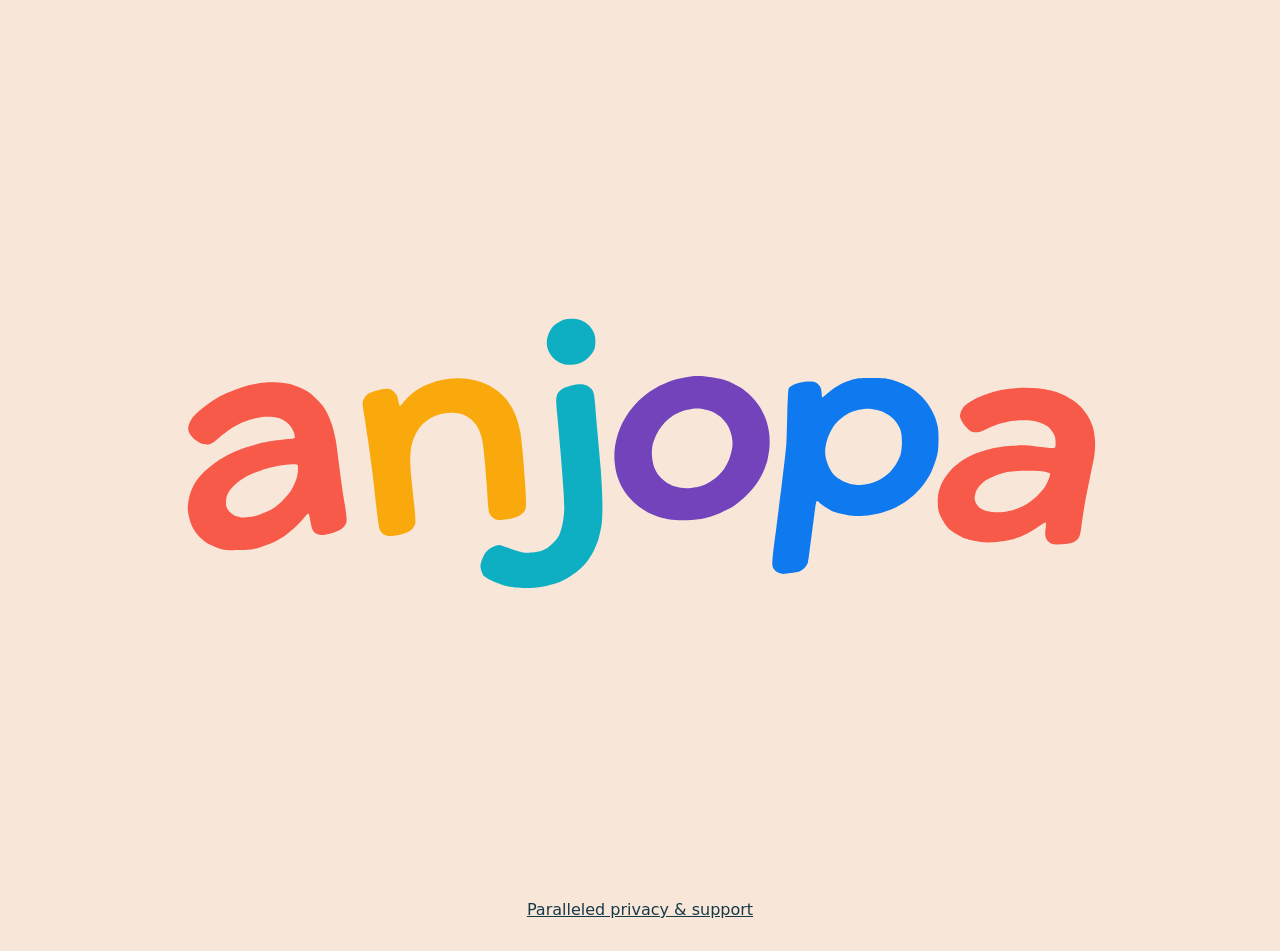
<file: index.html>
<!doctype html>
<html lang="en">
  <head>
    <meta charset="UTF-8" />
    <meta name="viewport" content="width=device-width, initial-scale=1.0" />
    <title>Anjopa</title>
    <meta name="description" content="Anjopa official website." />
    <link rel="preconnect" href="https://fonts.googleapis.com" />
    <link rel="preconnect" href="https://fonts.gstatic.com" crossorigin />
    <link
      href="https://fonts.googleapis.com/css2?family=DM+Serif+Display:ital@0;1&family=Space+Grotesk:wght@400;500;700&display=swap"
      rel="stylesheet"
    />
    <link rel="stylesheet" href="styles.css" />
    <link rel="icon" href="/img/ajp_die.png" type="image/png" />
    <link rel="apple-touch-icon" href="/img/ajp_die.png" />
</head>
  <body>
    <main class="site-shell">
      <img class="logo" src="img/anjopa.svg" alt="Anjopa logo" />
    </main>
    <footer style="text-align:center;padding:0 1rem 2rem;font:16px system-ui"><a href="/paralleled/privacy/" style="color:#173947">Paralleled privacy &amp; support</a></footer>
  </body>
</html>
</file>
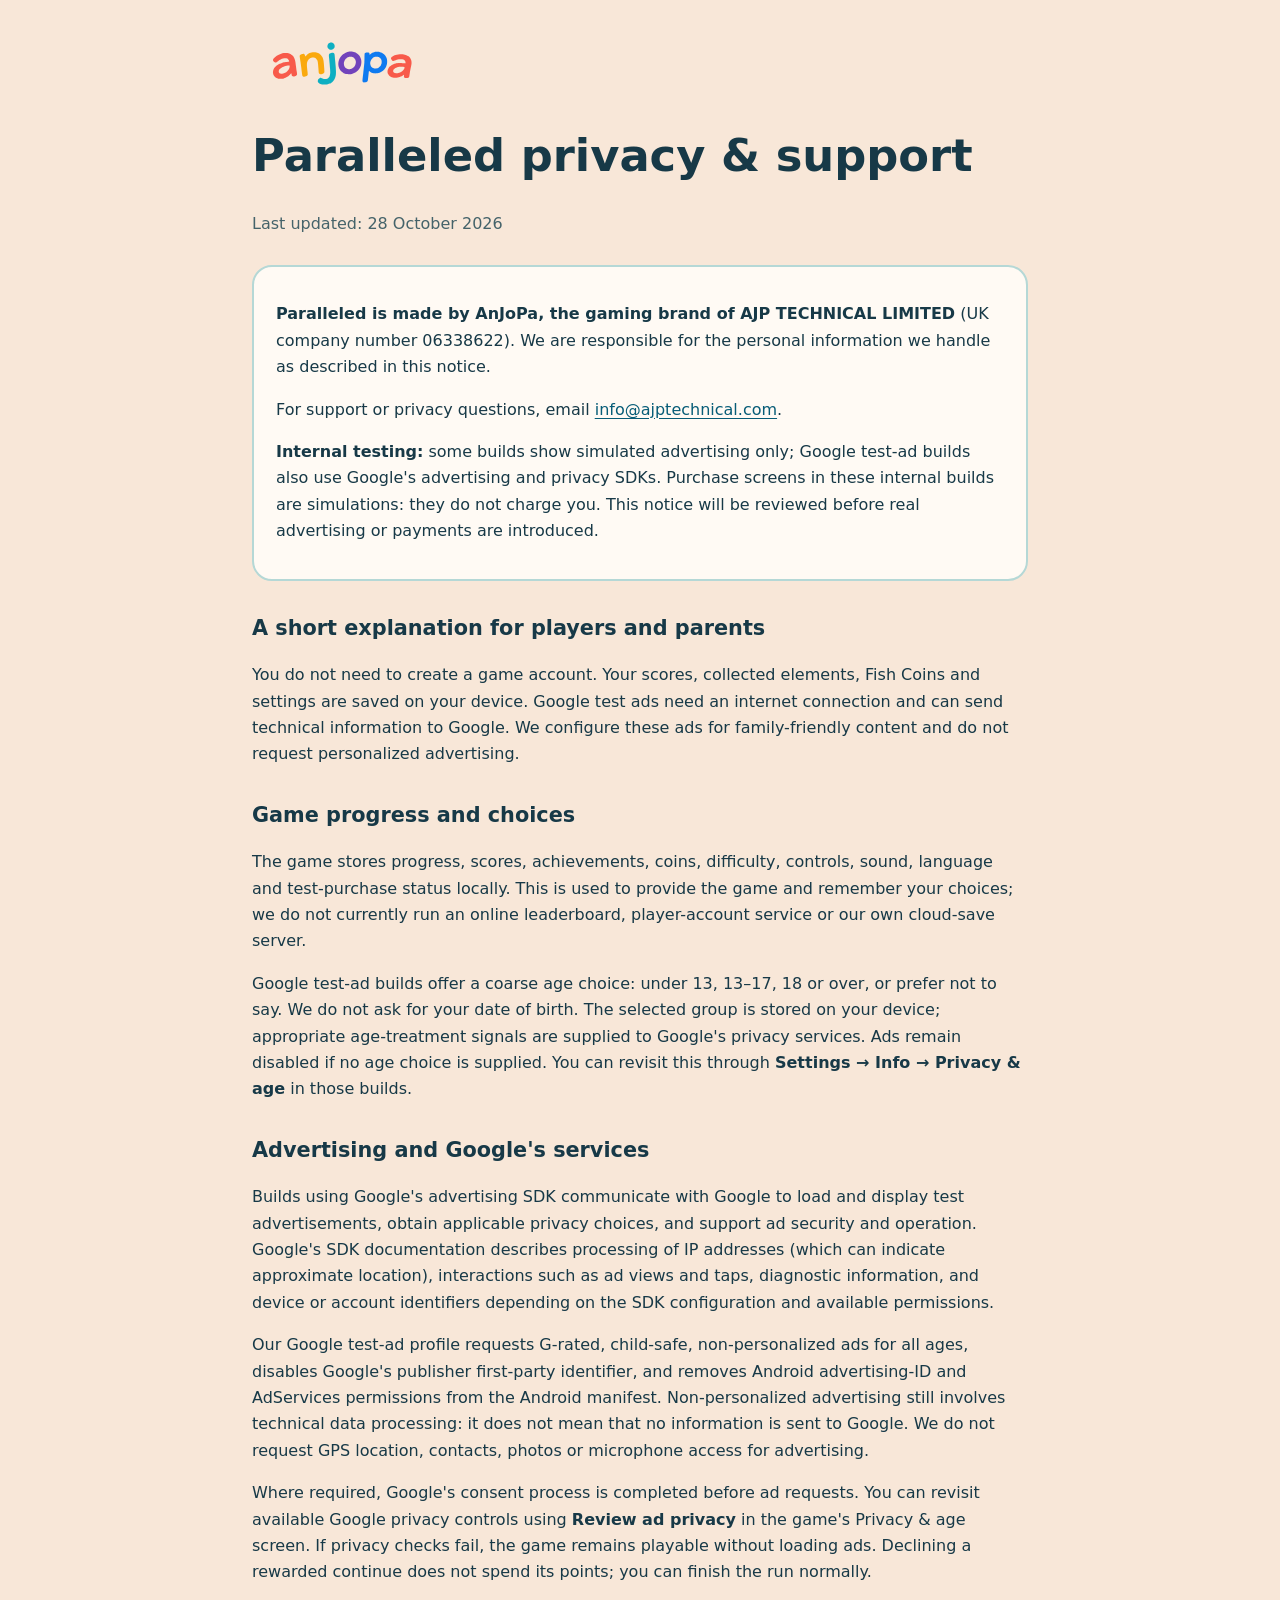
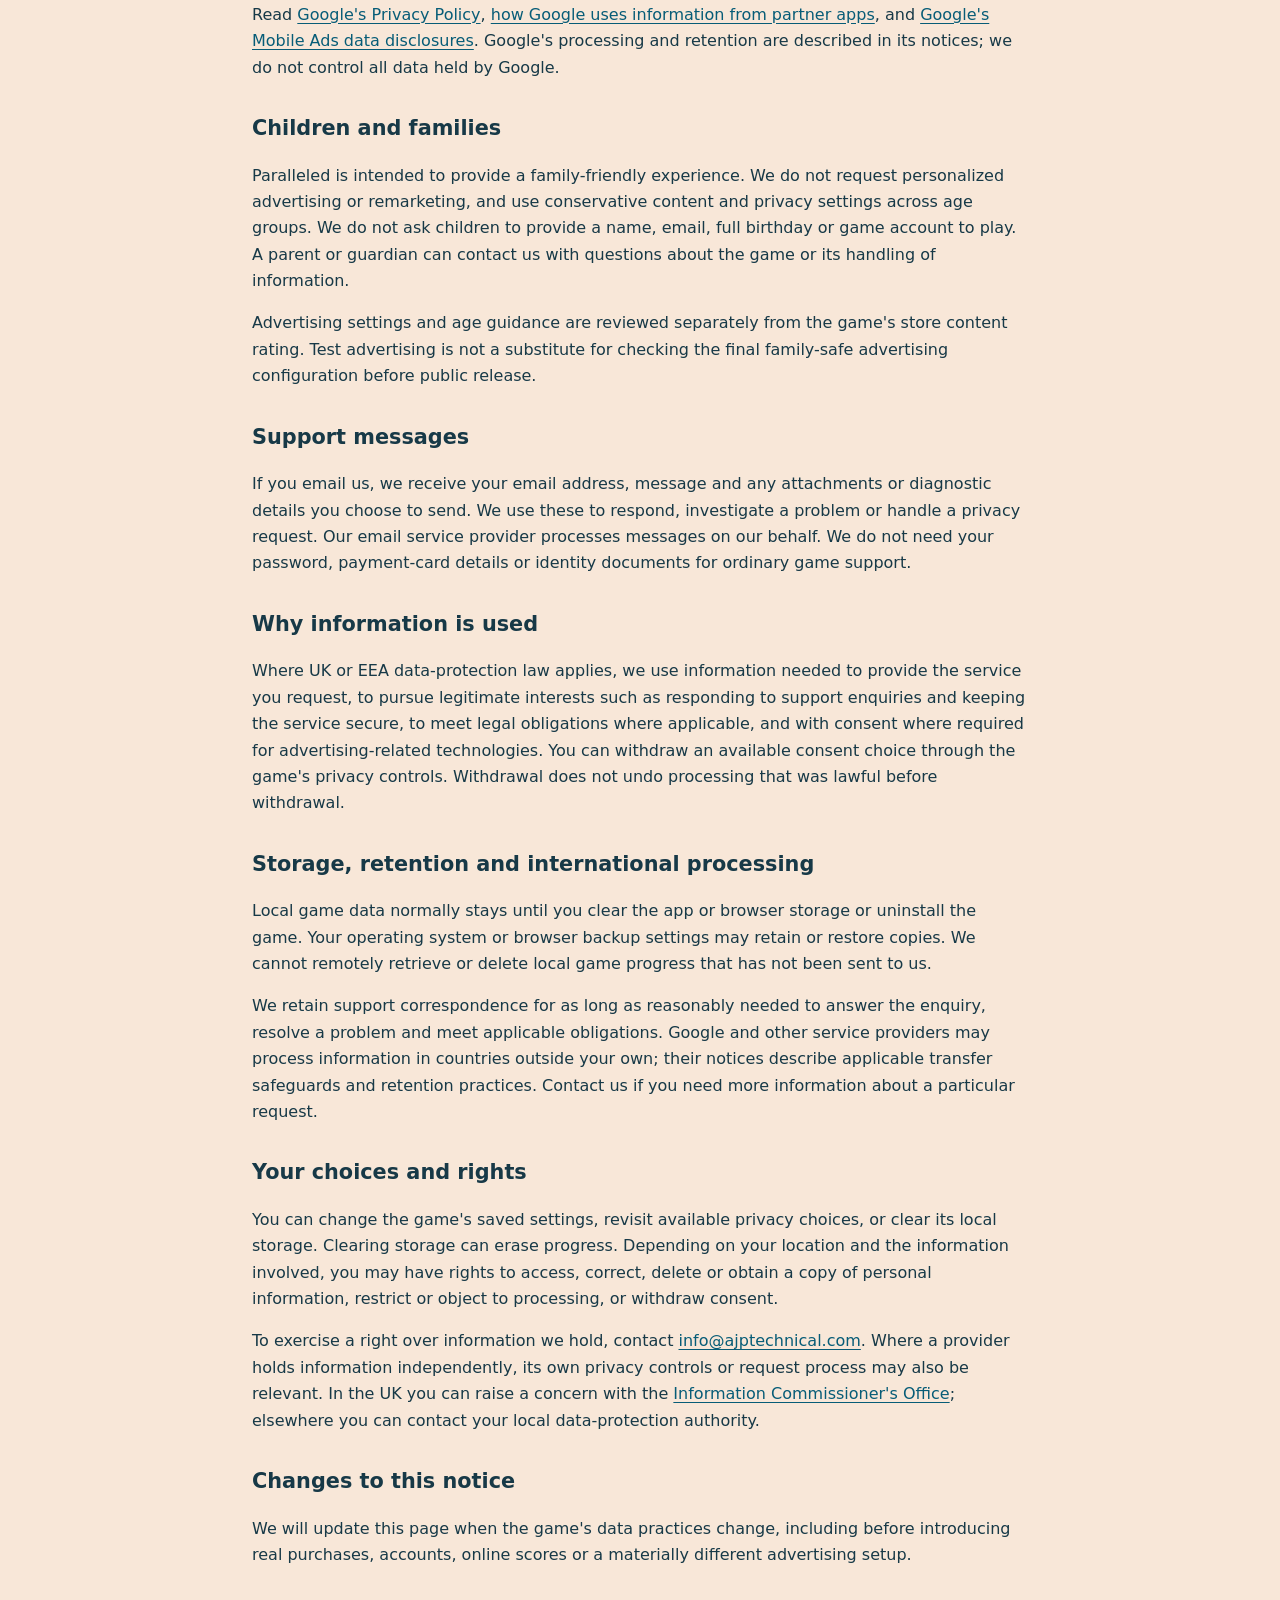
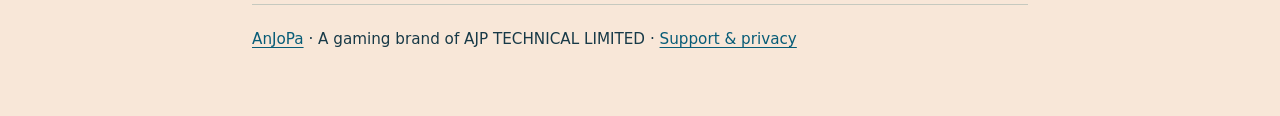
<file: paralleled/privacy/index.html>
<!doctype html>
<html lang="en">
<head>
<meta charset="utf-8"><meta name="viewport" content="width=device-width,initial-scale=1">
<title>Paralleled privacy &amp; support | AnJoPa</title>
<meta name="description" content="Privacy information and support for Paralleled by AnJoPa, a gaming brand of AJP Technical Limited.">
<style>
:root{color-scheme:light;font-family:system-ui,-apple-system,BlinkMacSystemFont,"Segoe UI",sans-serif;color:#173947;background:#f8e7d8;line-height:1.65}*{box-sizing:border-box}body{margin:0}main{max-width:820px;margin:auto;padding:36px 22px 64px}header{margin-bottom:28px}.logo{width:180px;max-width:65vw;height:auto}h1{font-size:clamp(1.9rem,6vw,2.8rem);line-height:1.15}h2{font-size:1.3rem;margin-top:30px}a{color:#075c77;text-underline-offset:3px}a:focus-visible{outline:3px solid #087c91;outline-offset:4px}.intro{padding:18px 22px;border:2px solid #b5d8d6;border-radius:20px;background:#fffaf4}.date{color:#45636a}ul{padding-left:24px}footer{margin-top:36px;border-top:1px solid #c6c9bf;padding-top:22px;font-size:.95rem}
</style>
<link rel="icon" href="/favicon.ico" sizes="any">
<link rel="icon" href="/favicon.svg" type="image/svg+xml">
<link rel="apple-touch-icon" href="/apple-touch-icon.png">
</head>
<body><main>
<header><a href="/"><img class="logo" src="/img/anjopa.svg" alt="AnJoPa home"></a><h1>Paralleled privacy &amp; support</h1><p class="date">Last updated: 28 October 2026</p></header>
<section class="intro"><p><strong>Paralleled is made by AnJoPa, the gaming brand of AJP TECHNICAL LIMITED</strong> (UK company number 06338622). We are responsible for the personal information we handle as described in this notice.</p><p>For support or privacy questions, email <a href="mailto:info@ajptechnical.com">info@ajptechnical.com</a>.</p><p><strong>Internal testing:</strong> some builds show simulated advertising only; Google test-ad builds also use Google's advertising and privacy SDKs. Purchase screens in these internal builds are simulations: they do not charge you. This notice will be reviewed before real advertising or payments are introduced.</p></section>
<h2>A short explanation for players and parents</h2>
<p>You do not need to create a game account. Your scores, collected elements, Fish Coins and settings are saved on your device. Google test ads need an internet connection and can send technical information to Google. We configure these ads for family-friendly content and do not request personalized advertising.</p>
<h2>Game progress and choices</h2>
<p>The game stores progress, scores, achievements, coins, difficulty, controls, sound, language and test-purchase status locally. This is used to provide the game and remember your choices; we do not currently run an online leaderboard, player-account service or our own cloud-save server.</p>
<p>Google test-ad builds offer a coarse age choice: under 13, 13–17, 18 or over, or prefer not to say. We do not ask for your date of birth. The selected group is stored on your device; appropriate age-treatment signals are supplied to Google's privacy services. Ads remain disabled if no age choice is supplied. You can revisit this through <strong>Settings → Info → Privacy &amp; age</strong> in those builds.</p>
<h2>Advertising and Google's services</h2>
<p>Builds using Google's advertising SDK communicate with Google to load and display test advertisements, obtain applicable privacy choices, and support ad security and operation. Google's SDK documentation describes processing of IP addresses (which can indicate approximate location), interactions such as ad views and taps, diagnostic information, and device or account identifiers depending on the SDK configuration and available permissions.</p>
<p>Our Google test-ad profile requests G-rated, child-safe, non-personalized ads for all ages, disables Google's publisher first-party identifier, and removes Android advertising-ID and AdServices permissions from the Android manifest. Non-personalized advertising still involves technical data processing: it does not mean that no information is sent to Google. We do not request GPS location, contacts, photos or microphone access for advertising.</p>
<p>Where required, Google's consent process is completed before ad requests. You can revisit available Google privacy controls using <strong>Review ad privacy</strong> in the game's Privacy &amp; age screen. If privacy checks fail, the game remains playable without loading ads. Declining a rewarded continue does not spend its points; you can finish the run normally.</p>
<p>Read <a href="https://policies.google.com/privacy">Google's Privacy Policy</a>, <a href="https://policies.google.com/technologies/partner-sites">how Google uses information from partner apps</a>, and <a href="https://developers.google.com/admob/android/privacy/play-data-disclosure">Google's Mobile Ads data disclosures</a>. Google's processing and retention are described in its notices; we do not control all data held by Google.</p>
<h2>Children and families</h2>
<p>Paralleled is intended to provide a family-friendly experience. We do not request personalized advertising or remarketing, and use conservative content and privacy settings across age groups. We do not ask children to provide a name, email, full birthday or game account to play. A parent or guardian can contact us with questions about the game or its handling of information.</p>
<p>Advertising settings and age guidance are reviewed separately from the game's store content rating. Test advertising is not a substitute for checking the final family-safe advertising configuration before public release.</p>
<h2>Support messages</h2>
<p>If you email us, we receive your email address, message and any attachments or diagnostic details you choose to send. We use these to respond, investigate a problem or handle a privacy request. Our email service provider processes messages on our behalf. We do not need your password, payment-card details or identity documents for ordinary game support.</p>
<h2>Why information is used</h2>
<p>Where UK or EEA data-protection law applies, we use information needed to provide the service you request, to pursue legitimate interests such as responding to support enquiries and keeping the service secure, to meet legal obligations where applicable, and with consent where required for advertising-related technologies. You can withdraw an available consent choice through the game's privacy controls. Withdrawal does not undo processing that was lawful before withdrawal.</p>
<h2>Storage, retention and international processing</h2>
<p>Local game data normally stays until you clear the app or browser storage or uninstall the game. Your operating system or browser backup settings may retain or restore copies. We cannot remotely retrieve or delete local game progress that has not been sent to us.</p>
<p>We retain support correspondence for as long as reasonably needed to answer the enquiry, resolve a problem and meet applicable obligations. Google and other service providers may process information in countries outside your own; their notices describe applicable transfer safeguards and retention practices. Contact us if you need more information about a particular request.</p>
<h2>Your choices and rights</h2>
<p>You can change the game's saved settings, revisit available privacy choices, or clear its local storage. Clearing storage can erase progress. Depending on your location and the information involved, you may have rights to access, correct, delete or obtain a copy of personal information, restrict or object to processing, or withdraw consent.</p>
<p>To exercise a right over information we hold, contact <a href="mailto:info@ajptechnical.com">info@ajptechnical.com</a>. Where a provider holds information independently, its own privacy controls or request process may also be relevant. In the UK you can raise a concern with the <a href="https://ico.org.uk/make-a-complaint/">Information Commissioner's Office</a>; elsewhere you can contact your local data-protection authority.</p>
<h2>Changes to this notice</h2>
<p>We will update this page when the game's data practices change, including before introducing real purchases, accounts, online scores or a materially different advertising setup.</p>
<footer><a href="/">AnJoPa</a> · A gaming brand of AJP TECHNICAL LIMITED · <a href="mailto:info@ajptechnical.com">Support &amp; privacy</a></footer>
</main></body></html>
</file>
<file: styles.css>
:root {
  --bg: #f8e7d8;
}

* {
  box-sizing: border-box;
}

html,
body {
  margin: 0;
  min-height: 100%;
}

body {
  margin: 0;
  background-color: var(--bg);
}

.site-shell {
  min-height: 100vh;
  min-height: 100dvh;
  display: flex;
  align-items: center;
  justify-content: center;
  place-items: center;
  padding: 1rem;
}

.logo {
  width: min(92vw, 1200px);
  height: auto;
  max-height: 78vh;
  object-fit: contain;
}

@media (prefers-reduced-motion: reduce) {
  .logo {
    animation: none;
  }
}
</file>
